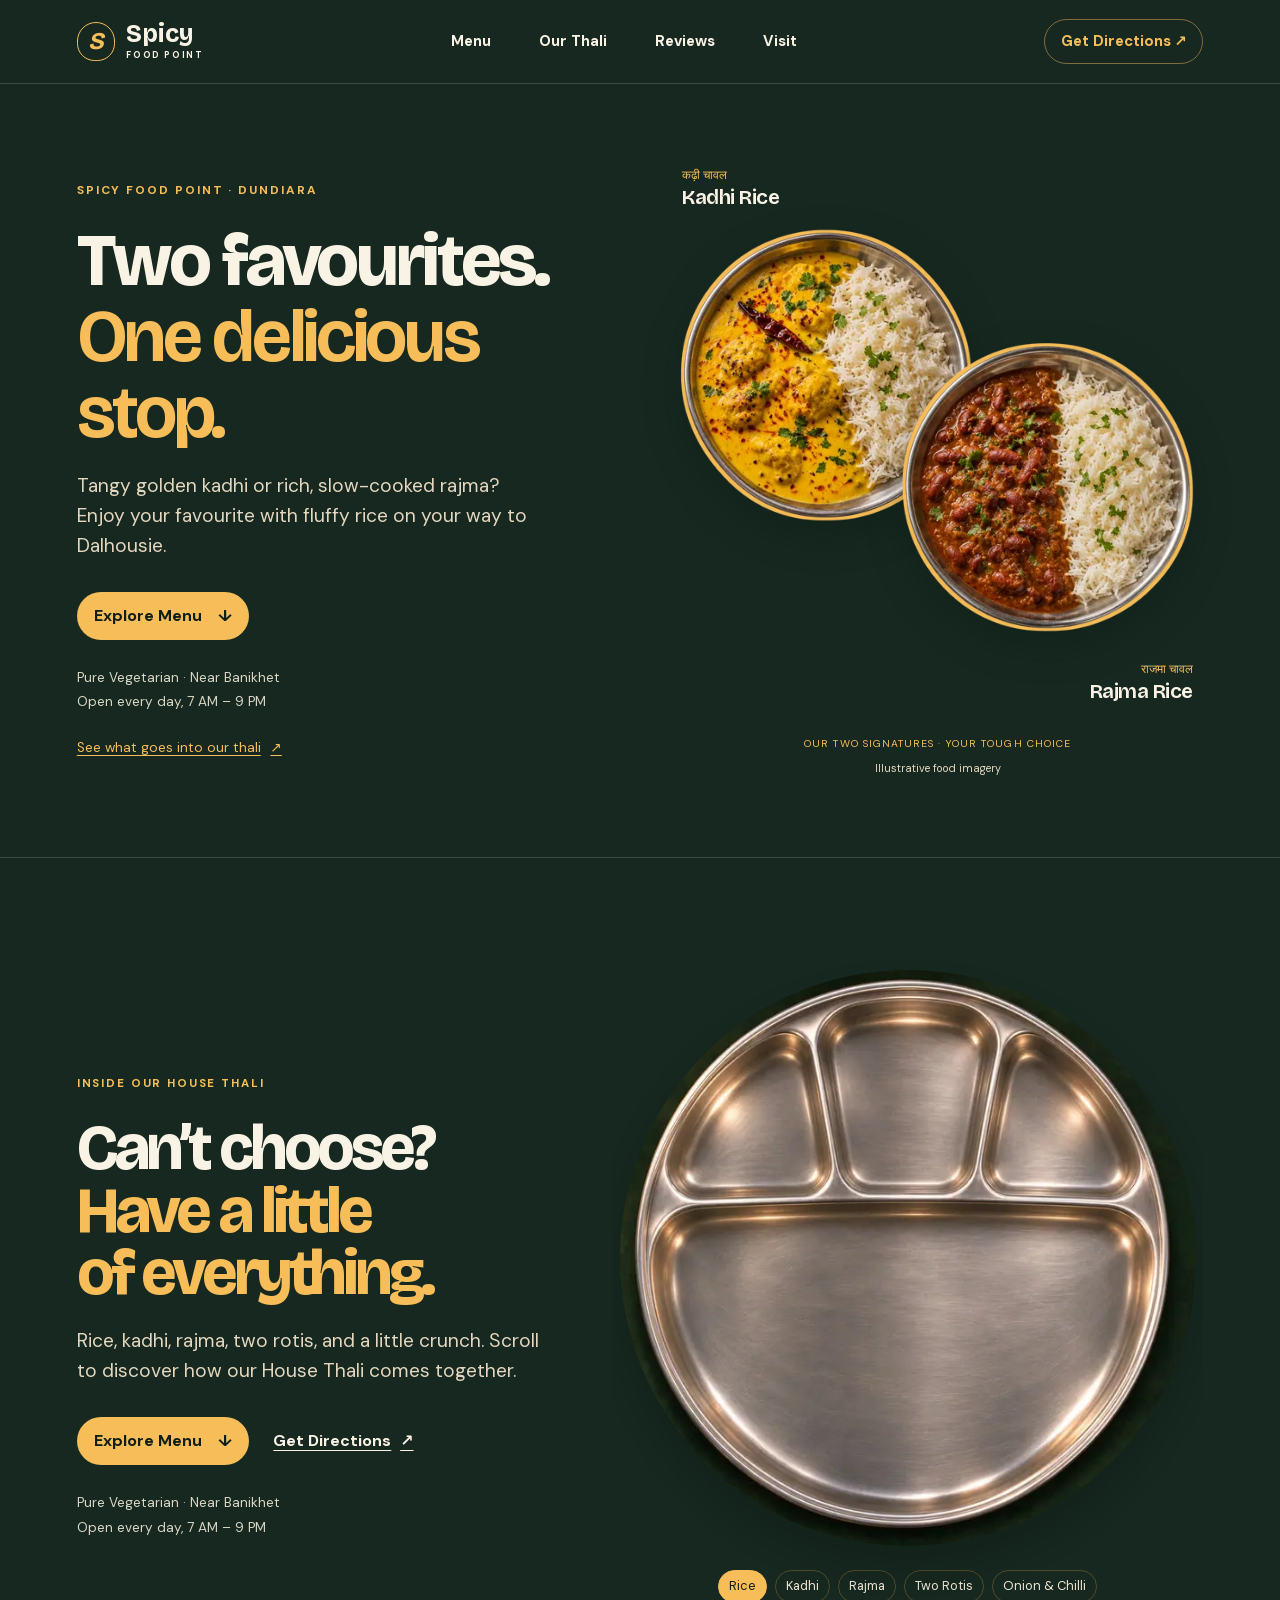
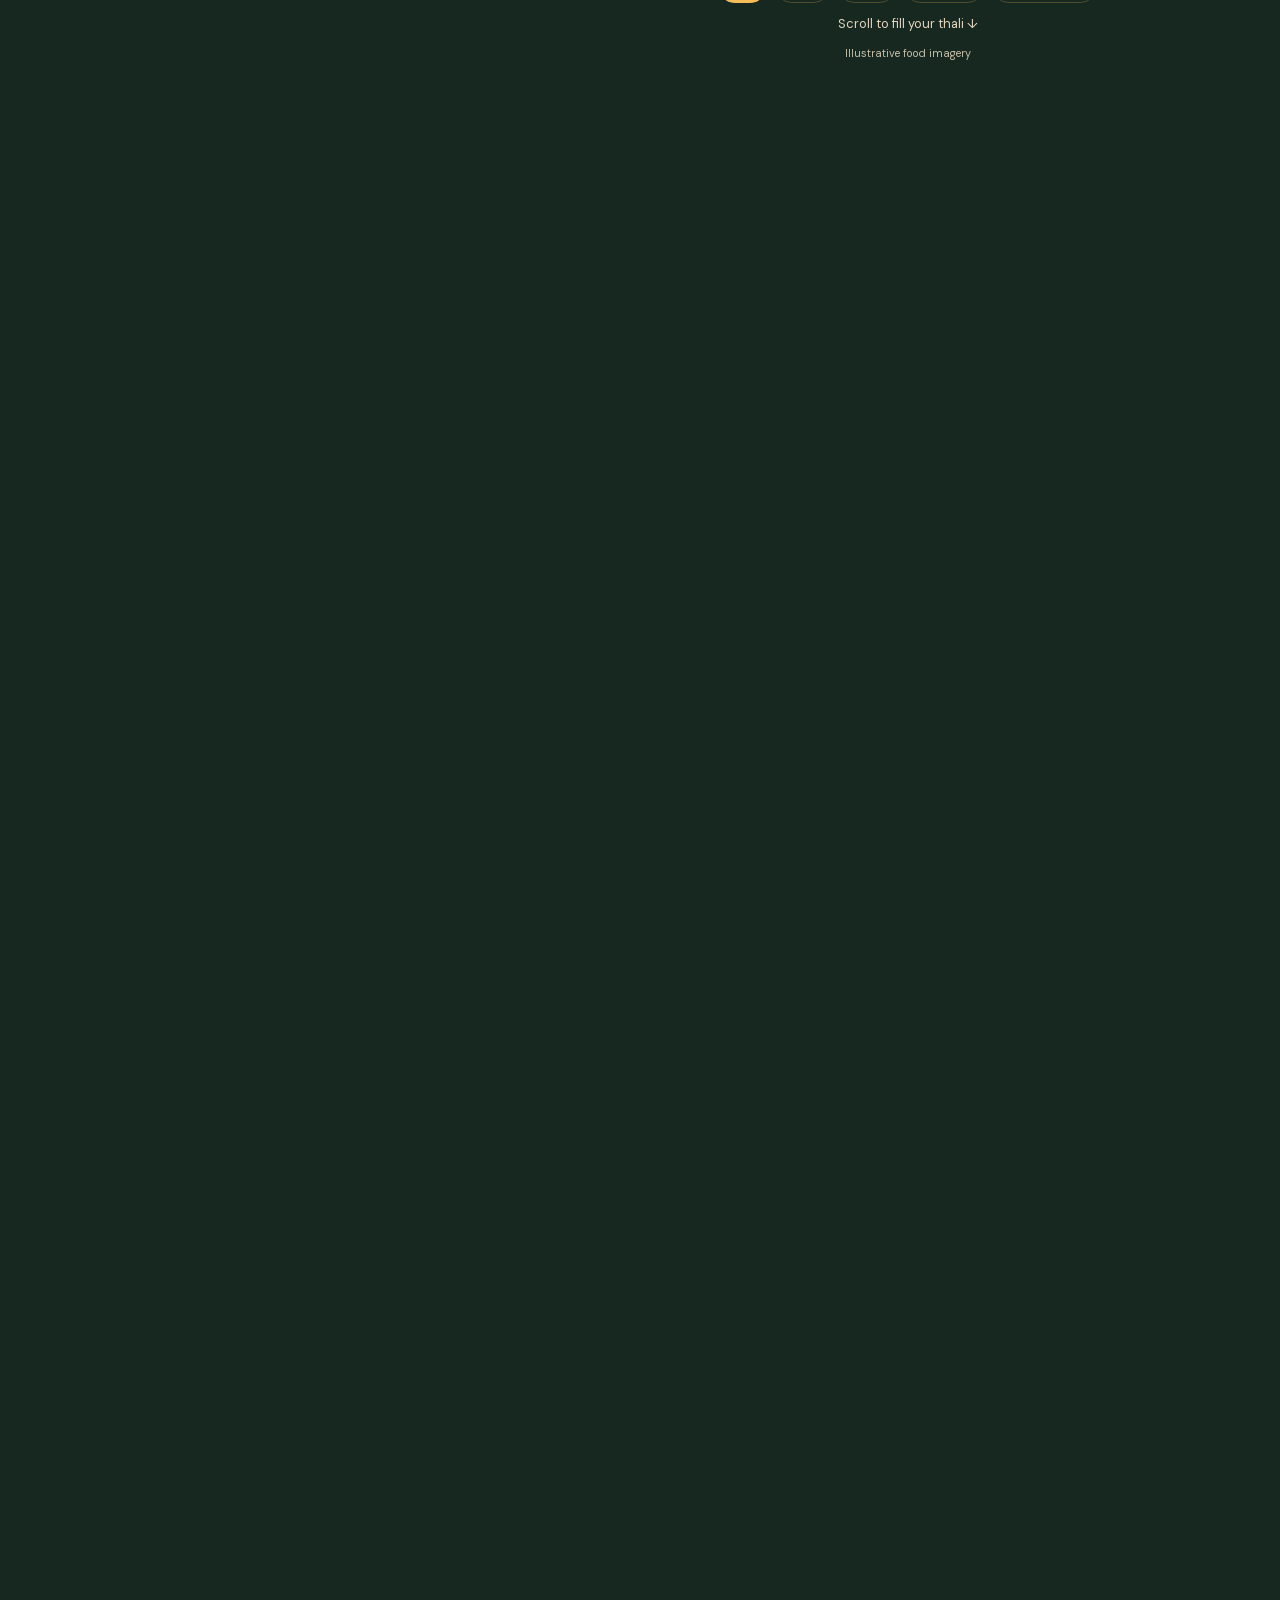
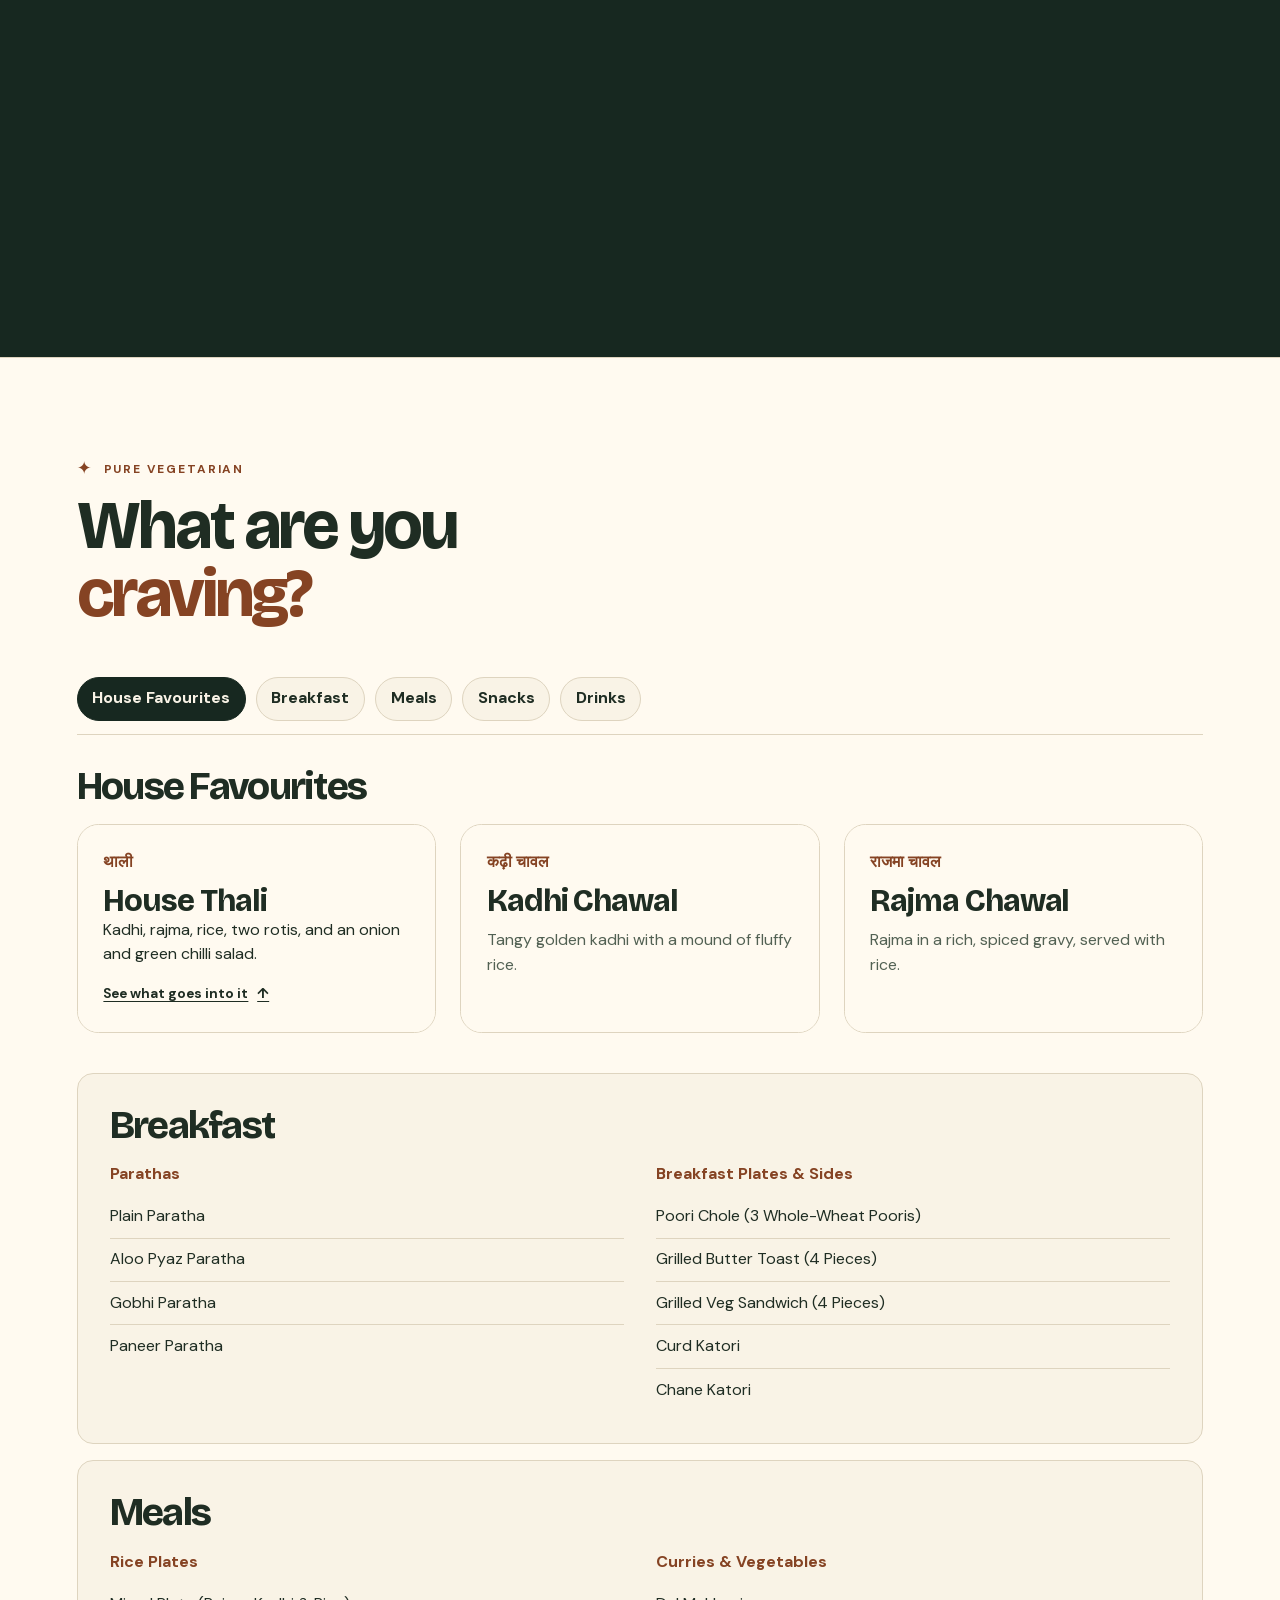
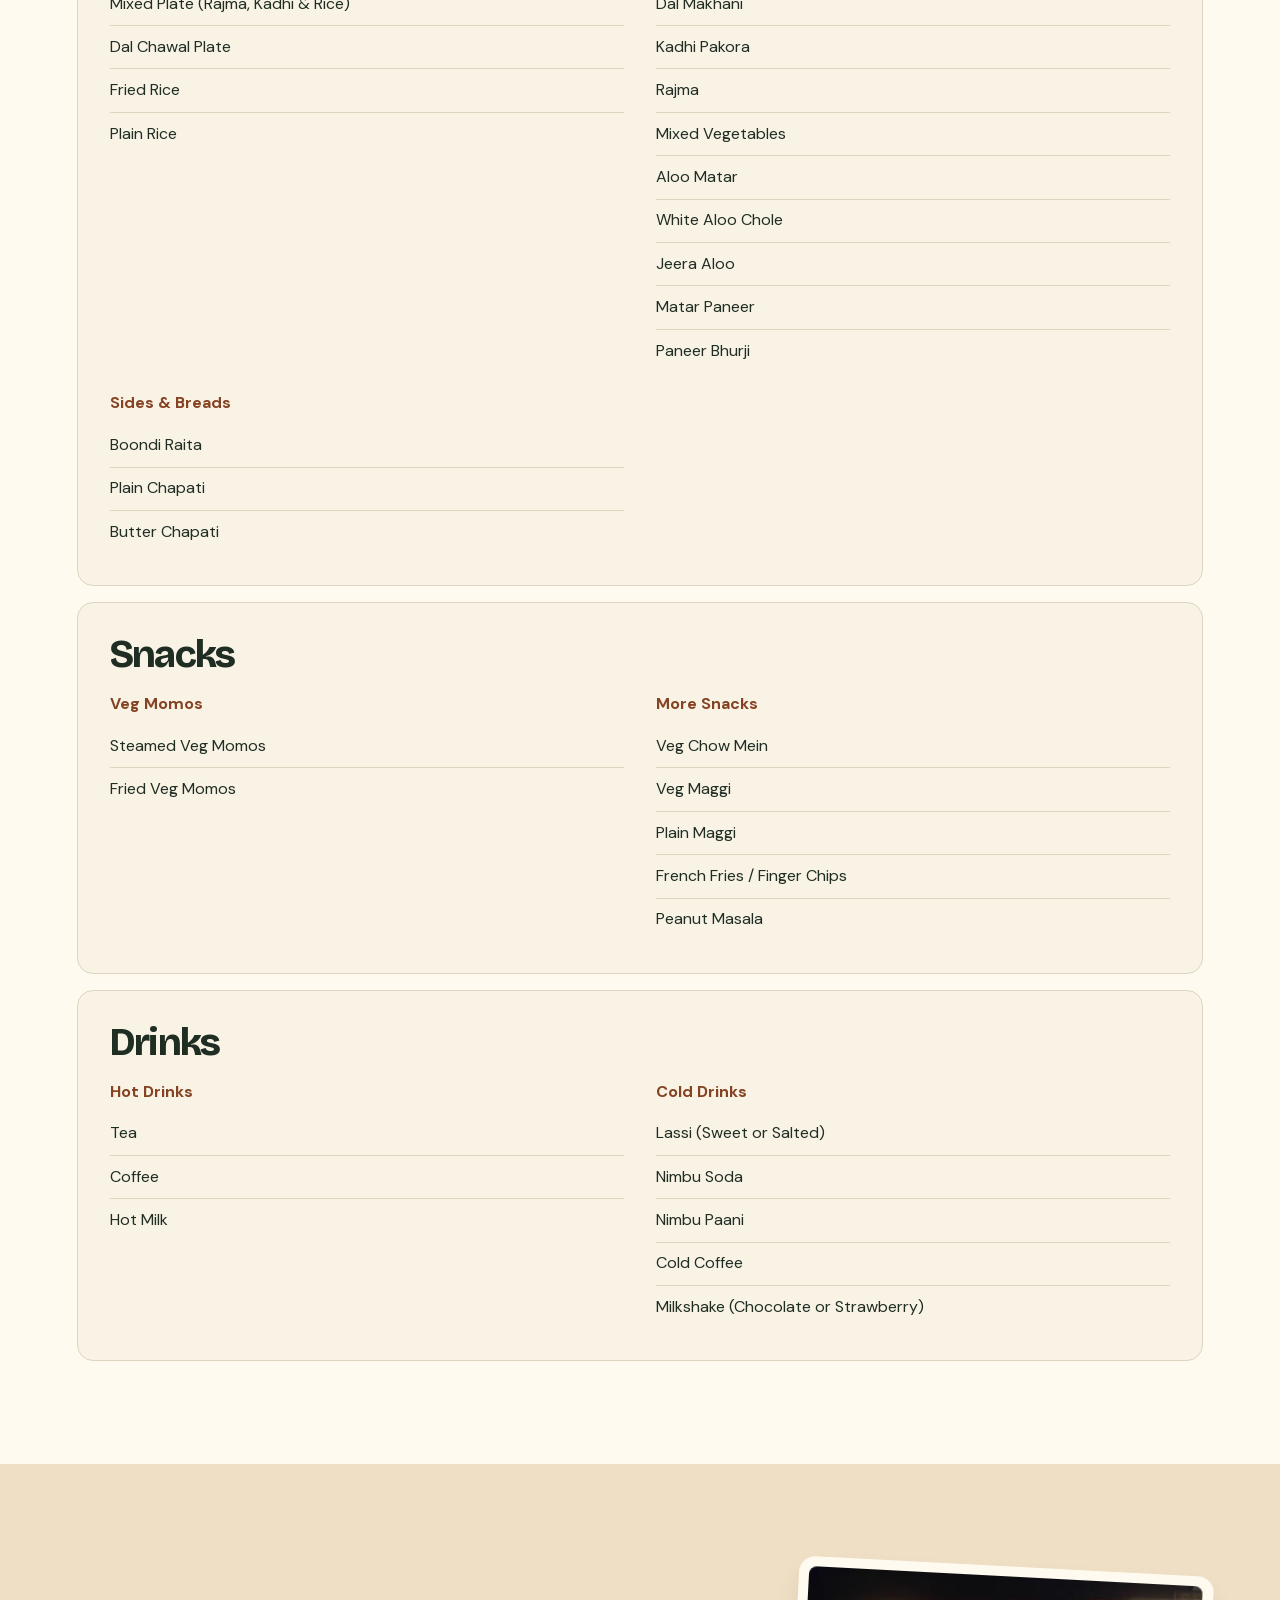
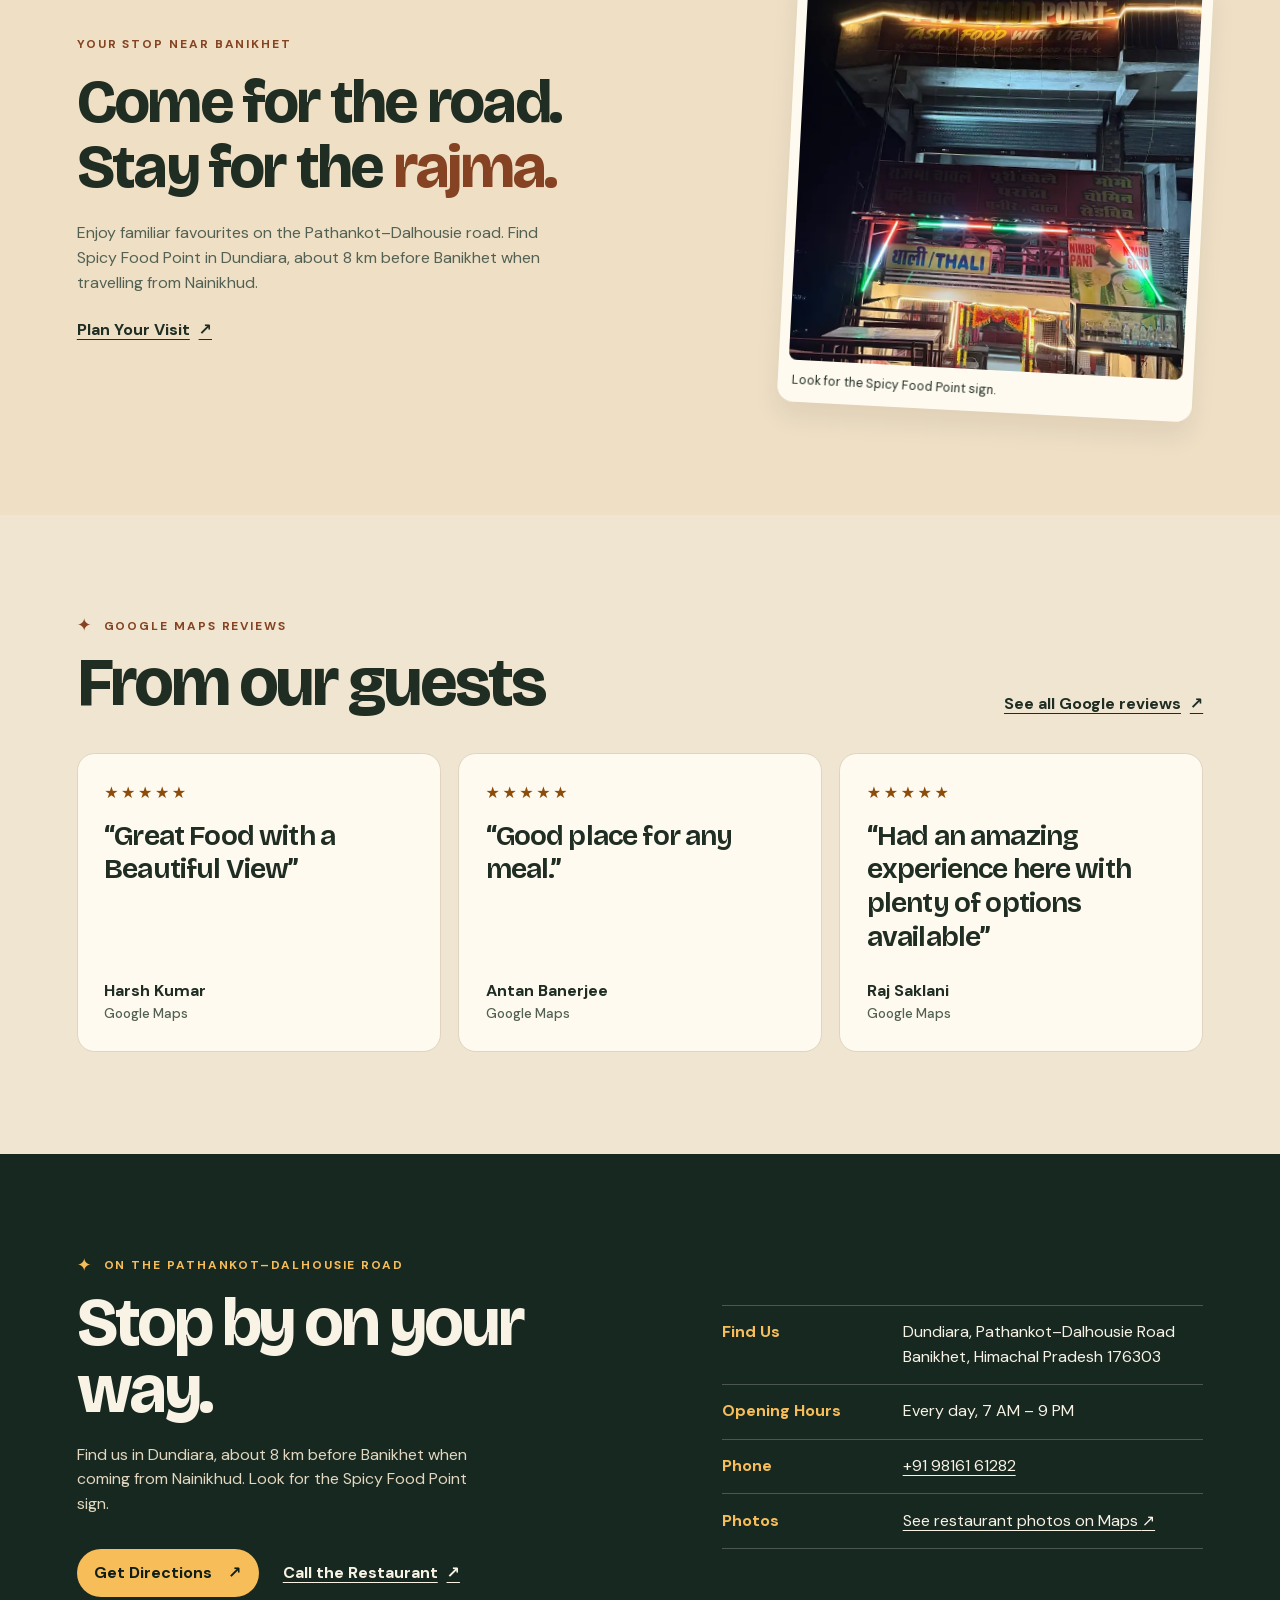
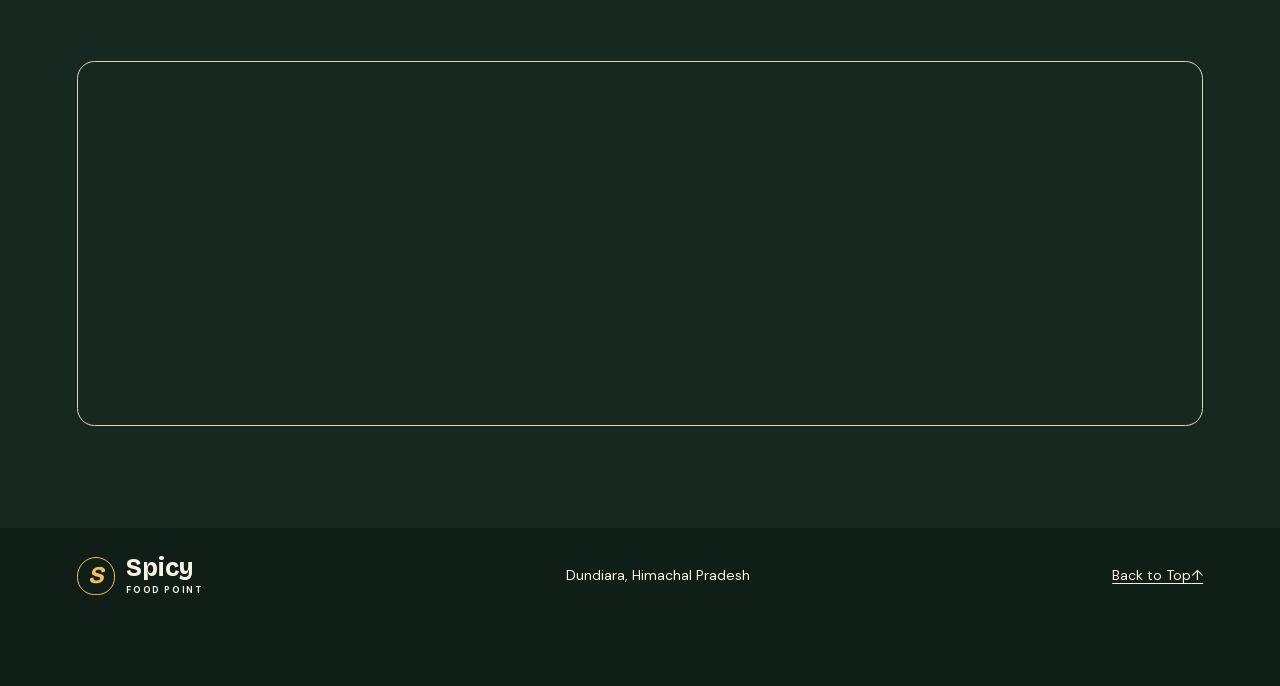
<file: index.html>
<!doctype html>
<html lang="en-IN">
<head>
  <meta charset="utf-8">
  <meta name="viewport" content="width=device-width, initial-scale=1">
  <meta name="theme-color" content="#172820">
  <meta name="description" content="Stop for kadhi rice and rajma rice at Spicy Food Point on the Pathankot–Dalhousie road near Banikhet, Himachal Pradesh.">
  <link rel="canonical" href="https://spicy-banikhet.netlify.app/">
  <meta property="og:type" content="website">
  <meta property="og:url" content="https://spicy-banikhet.netlify.app/">
  <meta property="og:image" content="https://spicy-banikhet.netlify.app/assets/storefront.jpg">
  <meta property="og:image:width" content="1126">
  <meta property="og:image:height" content="1126">
  <meta property="og:image:alt" content="The illuminated Spicy Food Point storefront in Dundiara">
  <meta name="twitter:card" content="summary">
  <meta property="og:title" content="Spicy Food Point | Kadhi &amp; Rajma Rice near Banikhet">
  <meta property="og:description" content="A vegetarian restaurant serving kadhi rice and rajma rice on the road to Dalhousie.">
  <title>Spicy Food Point | Kadhi &amp; Rajma Rice near Banikhet</title>
  <link rel="icon" href="./assets/favicon.svg" type="image/svg+xml">
  <link rel="preload" href="./assets/fonts/bricolage.woff2" as="font" type="font/woff2" crossorigin>
  <link rel="stylesheet" href="./styles.css">
</head>
<body>
  <svg class="image-filters" width="0" height="0" aria-hidden="true" focusable="false" xmlns="http://www.w3.org/2000/svg">
    <defs>
      <filter id="plate-outline" x="-15%" y="-15%" width="130%" height="130%" color-interpolation-filters="sRGB">
        <feMorphology in="SourceAlpha" operator="dilate" radius="3" result="plate-edge"/>
        <feFlood flood-color="#f6bd59" result="gold"/>
        <feComposite in="gold" in2="plate-edge" operator="in" result="gold-border"/>
        <feMerge><feMergeNode in="gold-border"/><feMergeNode in="SourceGraphic"/></feMerge>
      </filter>
    </defs>
  </svg>
  <a class="skip" href="#main">Skip to content</a>
  <header class="site-header" id="top">
    <div class="wrap nav">
      <a class="brand" href="/" aria-label="Spicy Food Point home"><span class="brand-mark" aria-hidden="true">S</span><span>Spicy<span class="brand-sub">Food Point</span></span></a>
      <nav aria-label="Main navigation">
        <a href="#menu">Menu</a>
        <a href="#our-thali">Our Thali</a>
        <a href="#reviews">Reviews</a>
        <a href="#visit">Visit</a>
      </nav>
      <a class="nav-cta" href="https://www.google.com/maps/dir/?api=1&amp;destination=32.508229%2C75.9344517">Get Directions <span aria-hidden="true">↗</span></a>
    </div>
  </header>

  <main id="main" tabindex="-1">
    <section class="hero home-hero" aria-labelledby="hero-title">
      <div class="wrap home-hero-grid">
        <div class="hero-copy">
          <p class="eyebrow">SPICY FOOD POINT · DUNDIARA</p>
          <h1 id="hero-title">Two favourites.<br><em>One delicious stop.</em></h1>
          <p class="intro">Tangy golden kadhi or rich, slow-cooked rajma? Enjoy your favourite with fluffy rice on your way to Dalhousie.</p>
          <div class="actions">
            <a class="button button-primary" href="#menu">Explore Menu <span aria-hidden="true">↓</span></a>
          </div>
          <p class="hero-practical">Pure Vegetarian · Near Banikhet<br>Open every day, 7 AM – 9 PM</p>
          <a class="thali-discover" href="#our-thali">See what goes into our thali <span aria-hidden="true">↗</span></a>
        </div>
        <div class="specialty-showcase" aria-label="Our signature rice plates">
          <figure class="specialty-plate specialty-kadhi">
            <img src="./assets/kadhi-rice-cutout-640.webp" srcset="./assets/kadhi-rice-cutout-360.webp 360w, ./assets/kadhi-rice-cutout-640.webp 640w" sizes="(max-width: 760px) 53vw, 340px" width="640" height="640" fetchpriority="high" alt="Golden kadhi served alongside fluffy white rice">
            <figcaption><span lang="hi">कढ़ी चावल</span><strong>Kadhi Rice</strong></figcaption>
          </figure>
          <figure class="specialty-plate specialty-rajma">
            <img src="./assets/rajma-rice-cutout-640.webp" srcset="./assets/rajma-rice-cutout-360.webp 360w, ./assets/rajma-rice-cutout-640.webp 640w" sizes="(max-width: 760px) 53vw, 340px" width="640" height="640" alt="Rich rajma curry served with white rice">
            <figcaption><span lang="hi">राजमा चावल</span><strong>Rajma Rice</strong></figcaption>
          </figure>
          <p class="specialty-note">OUR TWO SIGNATURES · YOUR TOUGH CHOICE<small>Illustrative food imagery</small></p>
        </div>
      </div>
    </section>

    <section class="hero plating-hero" id="our-thali" aria-labelledby="thali-title">
      <div class="wrap plating-sticky">
        <div class="hero-copy">
          <p class="eyebrow">INSIDE OUR HOUSE THALI</p>
          <h2 class="plating-title" id="thali-title">Can’t choose?<br><em>Have a little<br>of everything.</em></h2>
          <p class="intro">Rice, kadhi, rajma, two rotis, and a little crunch. Scroll to discover how our House Thali comes together.</p>
          <div class="actions">
            <a class="button button-primary" href="#menu">Explore Menu <span aria-hidden="true">↓</span></a>
            <a class="text-link" href="#visit">Get Directions <span aria-hidden="true">↗</span></a>
          </div>
          <p class="hero-practical">Pure Vegetarian · Near Banikhet<br>Open every day, 7 AM – 9 PM</p>
        </div>
        <div class="plating-visual">
          <div class="plate-canvas" role="img" aria-label="Rice, kadhi, rajma, two rotis, and onion and green chilli salad settle into a round House Thali as you scroll.">
            <img class="plate-base" src="./assets/empty-thali-640.webp" srcset="./assets/empty-thali-360.webp 360w, ./assets/empty-thali-640.webp 640w" sizes="(max-width: 760px) 36vh, 600px" decoding="async" loading="lazy" alt="" width="1000" height="1000">
            <img class="food-layer layer-rice" data-start="0.01" data-end="0.195" src="./assets/food-rice.webp" decoding="async" loading="lazy" alt="" width="318" height="400">
            <img class="food-layer layer-kadhi" data-start="0.195" data-end="0.38" src="./assets/food-kadhi.webp" decoding="async" loading="lazy" alt="" width="259" height="260">
            <img class="food-layer layer-rajma" data-start="0.38" data-end="0.565" src="./assets/food-rajma.webp" decoding="async" loading="lazy" alt="" width="224" height="260">
            <img class="food-layer layer-roti" data-start="0.565" data-end="0.75" src="./assets/food-roti.webp" decoding="async" loading="lazy" alt="" width="400" height="360">
            <img class="food-layer layer-salad" data-start="0.75" data-end="0.935" src="./assets/food-salad.webp" decoding="async" loading="lazy" alt="" width="227" height="240">
          </div>
          <ol class="plating-steps" aria-label="House Thali ingredients">
            <li>Rice</li><li>Kadhi</li><li>Rajma</li><li>Two Rotis</li><li>Onion &amp; Chilli</li>
          </ol>
          <p class="plating-hint">Scroll to fill your thali <span aria-hidden="true">↓</span></p>
          <p class="plating-note">Illustrative food imagery</p>
        </div>
      </div>
    </section>

    <section class="section menu" id="menu" aria-labelledby="menu-title">
      <div class="wrap">
        <div class="section-head">
          <div><p class="eyebrow"><span aria-hidden="true">✦</span> PURE VEGETARIAN</p><h2 id="menu-title">What are you<br><em>craving?</em></h2></div>
        </div>
        <nav class="menu-nav" aria-label="Menu categories">
          <a href="#specialities">House Favourites</a>
          <a href="#breakfast">Breakfast</a>
          <a href="#meals">Meals</a>
          <a href="#snacks">Snacks</a>
          <a href="#drinks">Drinks</a>
        </nav>
        <section class="menu-featured" id="specialities" aria-labelledby="specialities-title">
          <h3 id="specialities-title">House Favourites</h3>
          <div class="dish-grid">
            <article class="dish">
              <div class="dish-info">
                <p class="dish-name" lang="hi">थाली</p>
                <div class="dish-heading"><h4>House Thali</h4></div>
                <p>Kadhi, rajma, rice, two rotis, and an onion and green chilli salad.</p>
                <a class="text-link dish-link" href="#our-thali">See what goes into it <span aria-hidden="true">↑</span></a>
              </div>
            </article>
            <article class="dish">
              <div class="dish-info"><p class="dish-name" lang="hi">कढ़ी चावल</p><div class="dish-heading"><h4>Kadhi Chawal</h4></div><p>Tangy golden kadhi with a mound of fluffy rice.</p></div>
            </article>
            <article class="dish">
              <div class="dish-info"><p class="dish-name" lang="hi">राजमा चावल</p><div class="dish-heading"><h4>Rajma Chawal</h4></div><p>Rajma in a rich, spiced gravy, served with rice.</p></div>
            </article>
          </div>
        </section>
        <div class="menu-grid">
          <section class="menu-group" id="breakfast" aria-labelledby="breakfast-title">
            <h3 id="breakfast-title">Breakfast</h3>
            <div class="menu-columns">
              <div class="menu-subgroup">
                <h4>Parathas</h4>
                <ul class="menu-items">
<li>Plain Paratha</li>
                  <li>Aloo Pyaz Paratha</li>
                  <li>Gobhi Paratha</li>
                  <li>Paneer Paratha</li>
                </ul>
              </div>
              <div class="menu-subgroup">
                <h4>Breakfast Plates &amp; Sides</h4>
                <ul class="menu-items">
<li>Poori Chole (3 Whole-Wheat Pooris)</li>
                  <li>Grilled Butter Toast (4 Pieces)</li>
                  <li>Grilled Veg Sandwich (4 Pieces)</li>
                  <li>Curd Katori</li>
                  <li>Chane Katori</li>
                </ul>
              </div>
            </div>
          </section>
          <section class="menu-group" id="meals" aria-labelledby="meals-title">
            <h3 id="meals-title">Meals</h3>
            <div class="menu-columns">
              <div class="menu-subgroup">
                <h4>Rice Plates</h4>
                <ul class="menu-items">
<li id="mixed-plate">Mixed Plate (Rajma, Kadhi &amp; Rice)</li>
                  <li>Dal Chawal Plate</li>
                  <li>Fried Rice</li>
                  <li>Plain Rice</li>
                </ul>
              </div>
              <div class="menu-subgroup">
                <h4>Curries &amp; Vegetables</h4>
                <ul class="menu-items">
<li>Dal Makhani</li>
                  <li>Kadhi Pakora</li>
                  <li>Rajma</li>
                  <li>Mixed Vegetables</li>
                  <li>Aloo Matar</li>
                  <li>White Aloo Chole</li>
                  <li>Jeera Aloo</li>
                  <li>Matar Paneer</li>
                  <li>Paneer Bhurji</li>
                </ul>
              </div>
              <div class="menu-subgroup">
                <h4>Sides &amp; Breads</h4>
                <ul class="menu-items">
<li>Boondi Raita</li>
                  <li>Plain Chapati</li>
                  <li>Butter Chapati</li>
                </ul>
              </div>
            </div>
          </section>
          <section class="menu-group" id="snacks" aria-labelledby="snacks-title">
            <h3 id="snacks-title">Snacks</h3>
            <div class="menu-columns">
              <div class="menu-subgroup">
                <h4>Veg Momos</h4>
                <ul class="menu-items">
<li>Steamed Veg Momos</li>
                  <li>Fried Veg Momos</li>
                </ul>
              </div>
              <div class="menu-subgroup">
                <h4>More Snacks</h4>
                <ul class="menu-items">
<li>Veg Chow Mein</li>
                  <li>Veg Maggi</li>
                  <li>Plain Maggi</li>
                  <li>French Fries / Finger Chips</li>
                  <li>Peanut Masala</li>
                </ul>
              </div>
            </div>
          </section>
          <section class="menu-group" id="drinks" aria-labelledby="drinks-title">
            <h3 id="drinks-title">Drinks</h3>
            <div class="menu-columns">
              <div class="menu-subgroup">
                <h4>Hot Drinks</h4>
                <ul class="menu-items">
<li>Tea</li>
                  <li>Coffee</li>
                  <li>Hot Milk</li>
                </ul>
              </div>
              <div class="menu-subgroup">
                <h4>Cold Drinks</h4>
                <ul class="menu-items">
<li>Lassi (Sweet or Salted)</li>
                  <li>Nimbu Soda</li>
                  <li>Nimbu Paani</li>
                  <li>Cold Coffee</li>
                  <li>Milkshake (Chocolate or Strawberry)</li>
                </ul>
              </div>
            </div>
          </section>
        </div>
      </div>
    </section>

    <section class="section story" aria-labelledby="story-title">
      <div class="wrap story-grid">
        <div>
          <p class="eyebrow">YOUR STOP NEAR BANIKHET</p>
          <h2 id="story-title">Come for the road.<br>Stay for the <em>rajma.</em></h2>
          <p>Enjoy familiar favourites on the Pathankot–Dalhousie road. Find Spicy Food Point in Dundiara, about 8 km before Banikhet when travelling from Nainikhud.</p>
          <a class="text-link" href="#visit">Plan Your Visit <span aria-hidden="true">↗</span></a>
        </div>
        <figure class="story-photo">
          <img src="./assets/storefront-640.webp" srcset="./assets/storefront-360.webp 360w, ./assets/storefront-640.webp 640w" sizes="(max-width: 760px) 90vw, 400px" decoding="async" alt="The illuminated Spicy Food Point sign above the restaurant entrance in Dundiara" width="1126" height="1126" loading="lazy">
          <figcaption>Look for the Spicy Food Point sign.</figcaption>
        </figure>
      </div>
    </section>

    <section class="reviews section" id="reviews" aria-labelledby="reviews-title">
      <div class="wrap">
        <div class="section-head">
          <div><p class="eyebrow"><span aria-hidden="true">✦</span> GOOGLE MAPS REVIEWS</p><h2 id="reviews-title">From our guests</h2></div>
          <a class="text-link" href="https://www.google.com/maps?cid=849003724971903692">See all Google reviews <span aria-hidden="true">↗</span></a>
        </div>
        <div class="review-grid">
          <figure class="review">
            <div class="stars" role="img" aria-label="5 out of 5 stars">★★★★★</div>
            <blockquote>“Great Food with a Beautiful View”</blockquote>
            <figcaption>Harsh Kumar <span>Google Maps</span></figcaption>
          </figure>
          <figure class="review">
            <div class="stars" role="img" aria-label="5 out of 5 stars">★★★★★</div>
            <blockquote>“Good place for any meal.”</blockquote>
            <figcaption>Antan Banerjee <span>Google Maps</span></figcaption>
          </figure>
          <figure class="review">
            <div class="stars" role="img" aria-label="5 out of 5 stars">★★★★★</div>
            <blockquote>“Had an amazing experience here with plenty of options available”</blockquote>
            <figcaption>Raj Saklani <span>Google Maps</span></figcaption>
          </figure>
        </div>
      </div>
    </section>

    <section class="visit section" id="visit" aria-labelledby="visit-title">
      <div class="wrap visit-grid">
        <div class="visit-intro">
          <p class="eyebrow"><span aria-hidden="true">✦</span> ON THE PATHANKOT–DALHOUSIE ROAD</p>
          <h2 id="visit-title">Stop by on your way.</h2>
          <p>Find us in Dundiara, about 8 km before Banikhet when coming from Nainikhud. Look for the Spicy Food Point sign.</p>
          <div class="actions">
            <a class="button button-primary" href="https://www.google.com/maps/dir/?api=1&amp;destination=32.508229%2C75.9344517">Get Directions <span aria-hidden="true">↗</span></a>
            <a class="text-link" href="tel:+919816161282">Call the Restaurant <span aria-hidden="true">↗</span></a>
          </div>
        </div>
        <dl class="visit-details">
          <div><dt>Find Us</dt><dd>Dundiara, Pathankot–Dalhousie Road<br>Banikhet, Himachal Pradesh 176303</dd></div>
          <div><dt>Opening Hours</dt><dd>Every day, 7 AM – 9 PM</dd></div>
          <div><dt>Phone</dt><dd><a href="tel:+919816161282">+91 98161 61282</a></dd></div>
          <div><dt>Photos</dt><dd><a href="https://www.google.com/maps?cid=849003724971903692">See restaurant photos on Maps <span aria-hidden="true">↗</span></a></dd></div>
        </dl>
      </div>
      <div class="wrap map-wrap">
        <iframe class="map" title="Map of Spicy Food Point near Banikhet" src="https://www.google.com/maps?cid=849003724971903692&amp;output=embed" loading="lazy" referrerpolicy="no-referrer-when-downgrade" allowfullscreen></iframe>
      </div>
    </section>
  </main>
  <footer>
    <div class="wrap footer-inner">
      <a class="brand" href="/" aria-label="Spicy Food Point home"><span class="brand-mark" aria-hidden="true">S</span><span>Spicy<span class="brand-sub">Food Point</span></span></a>
      <span>Dundiara, Himachal Pradesh</span>
      <a href="#top">Back to Top <span aria-hidden="true">↑</span></a>
    </div>
  </footer>
  <script src="./script.js" defer></script>
</body>
</html>
</file>
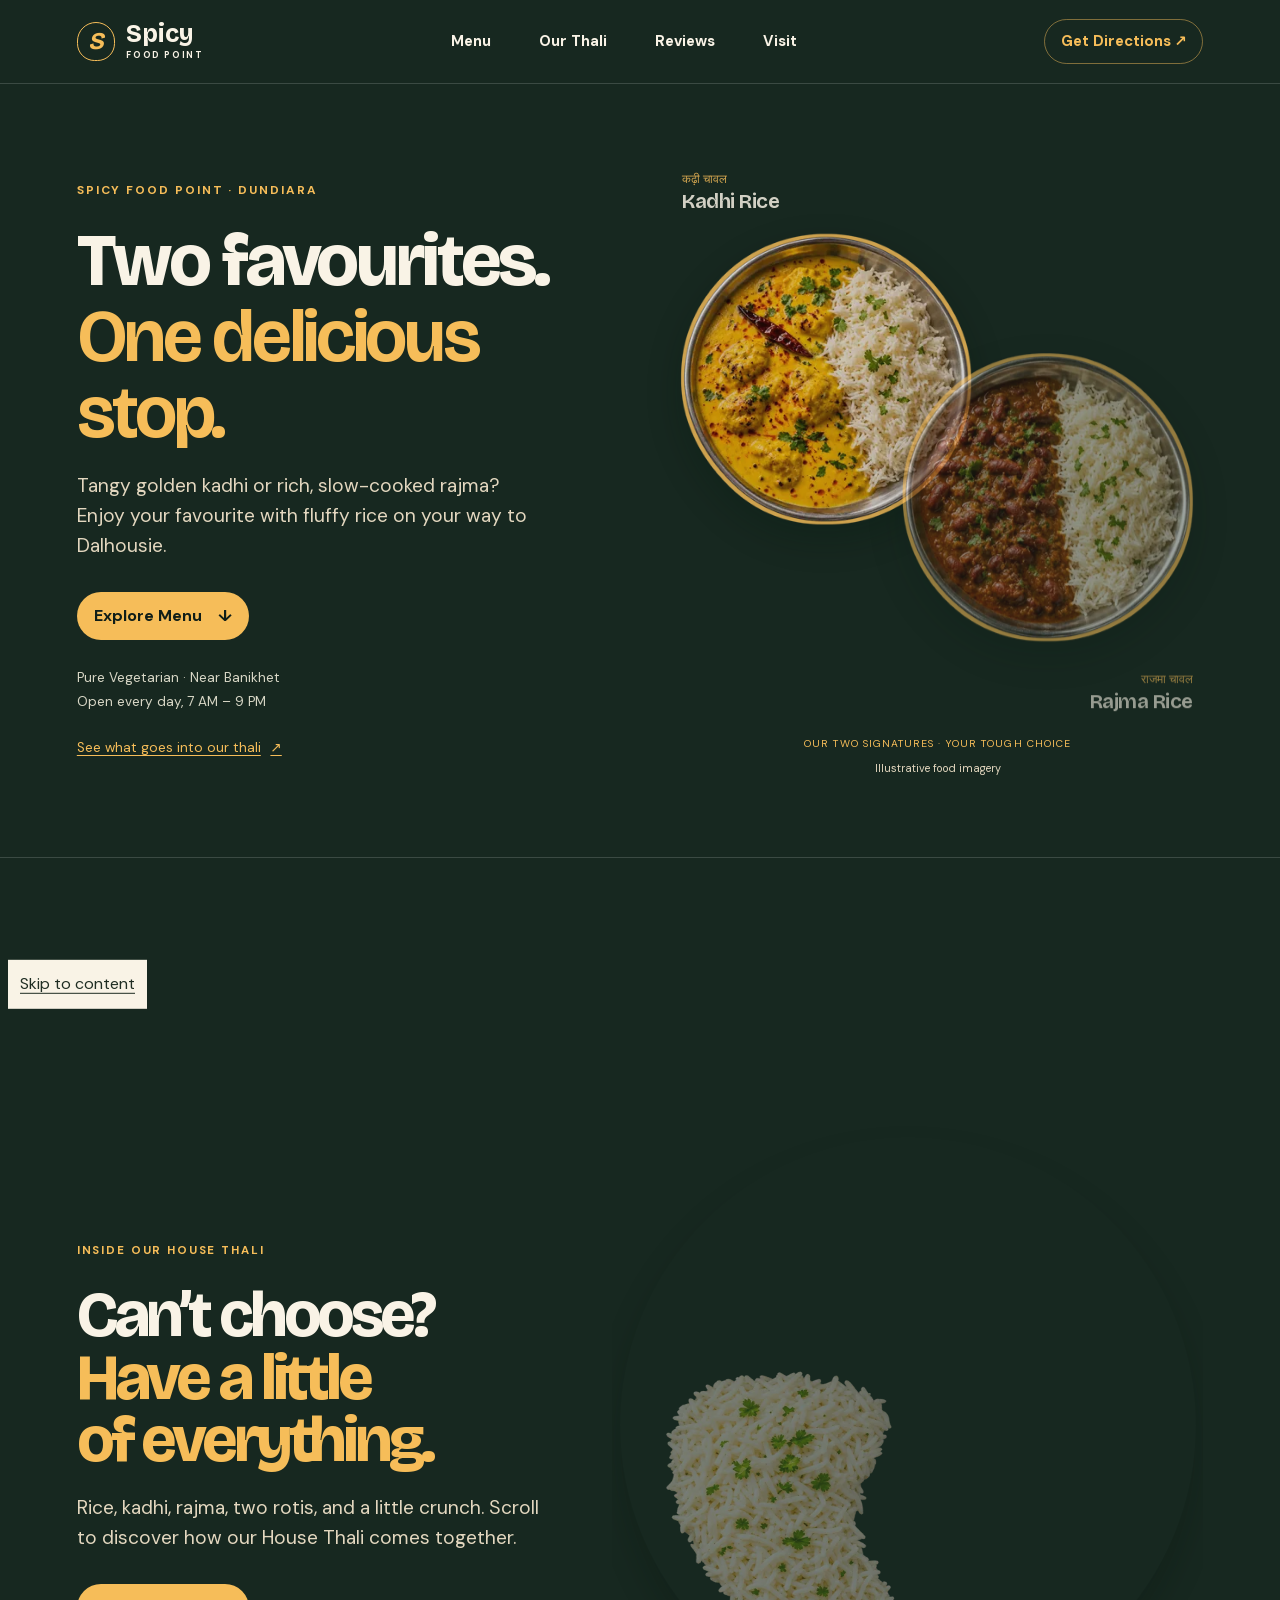
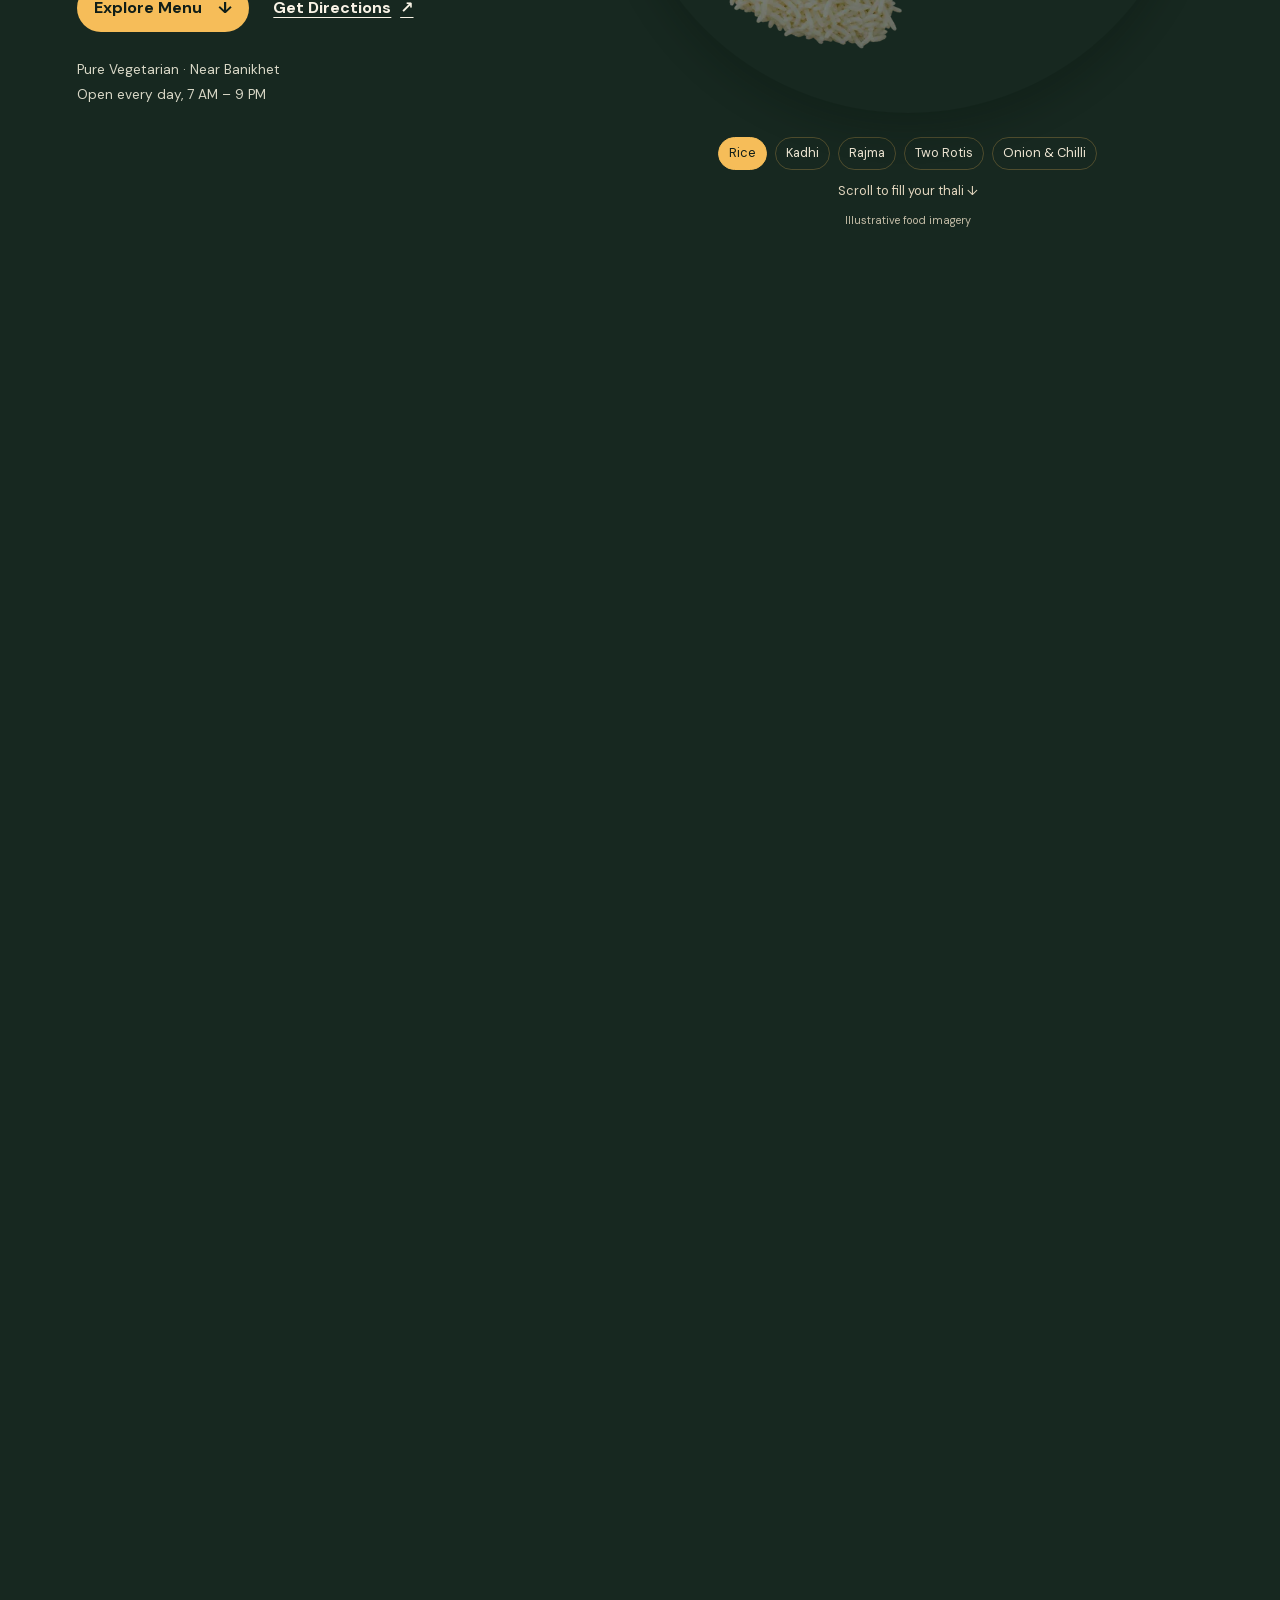
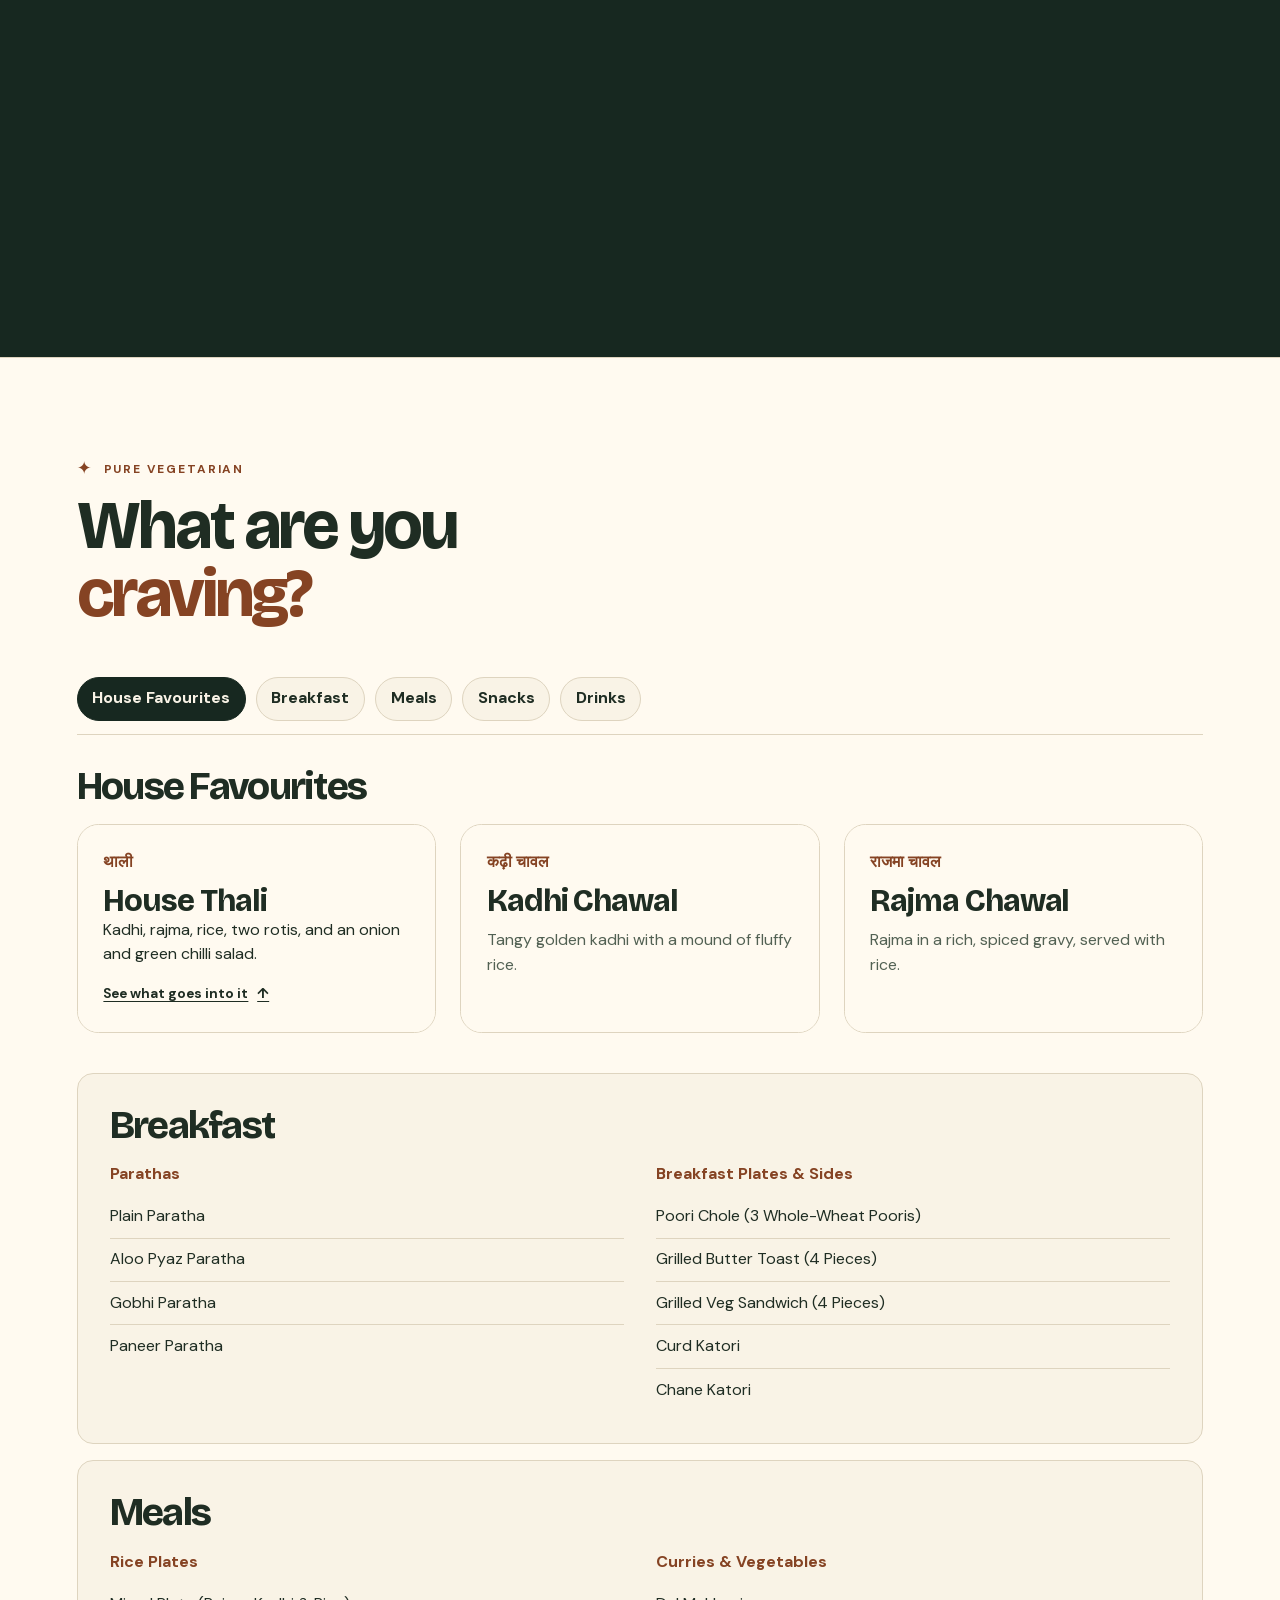
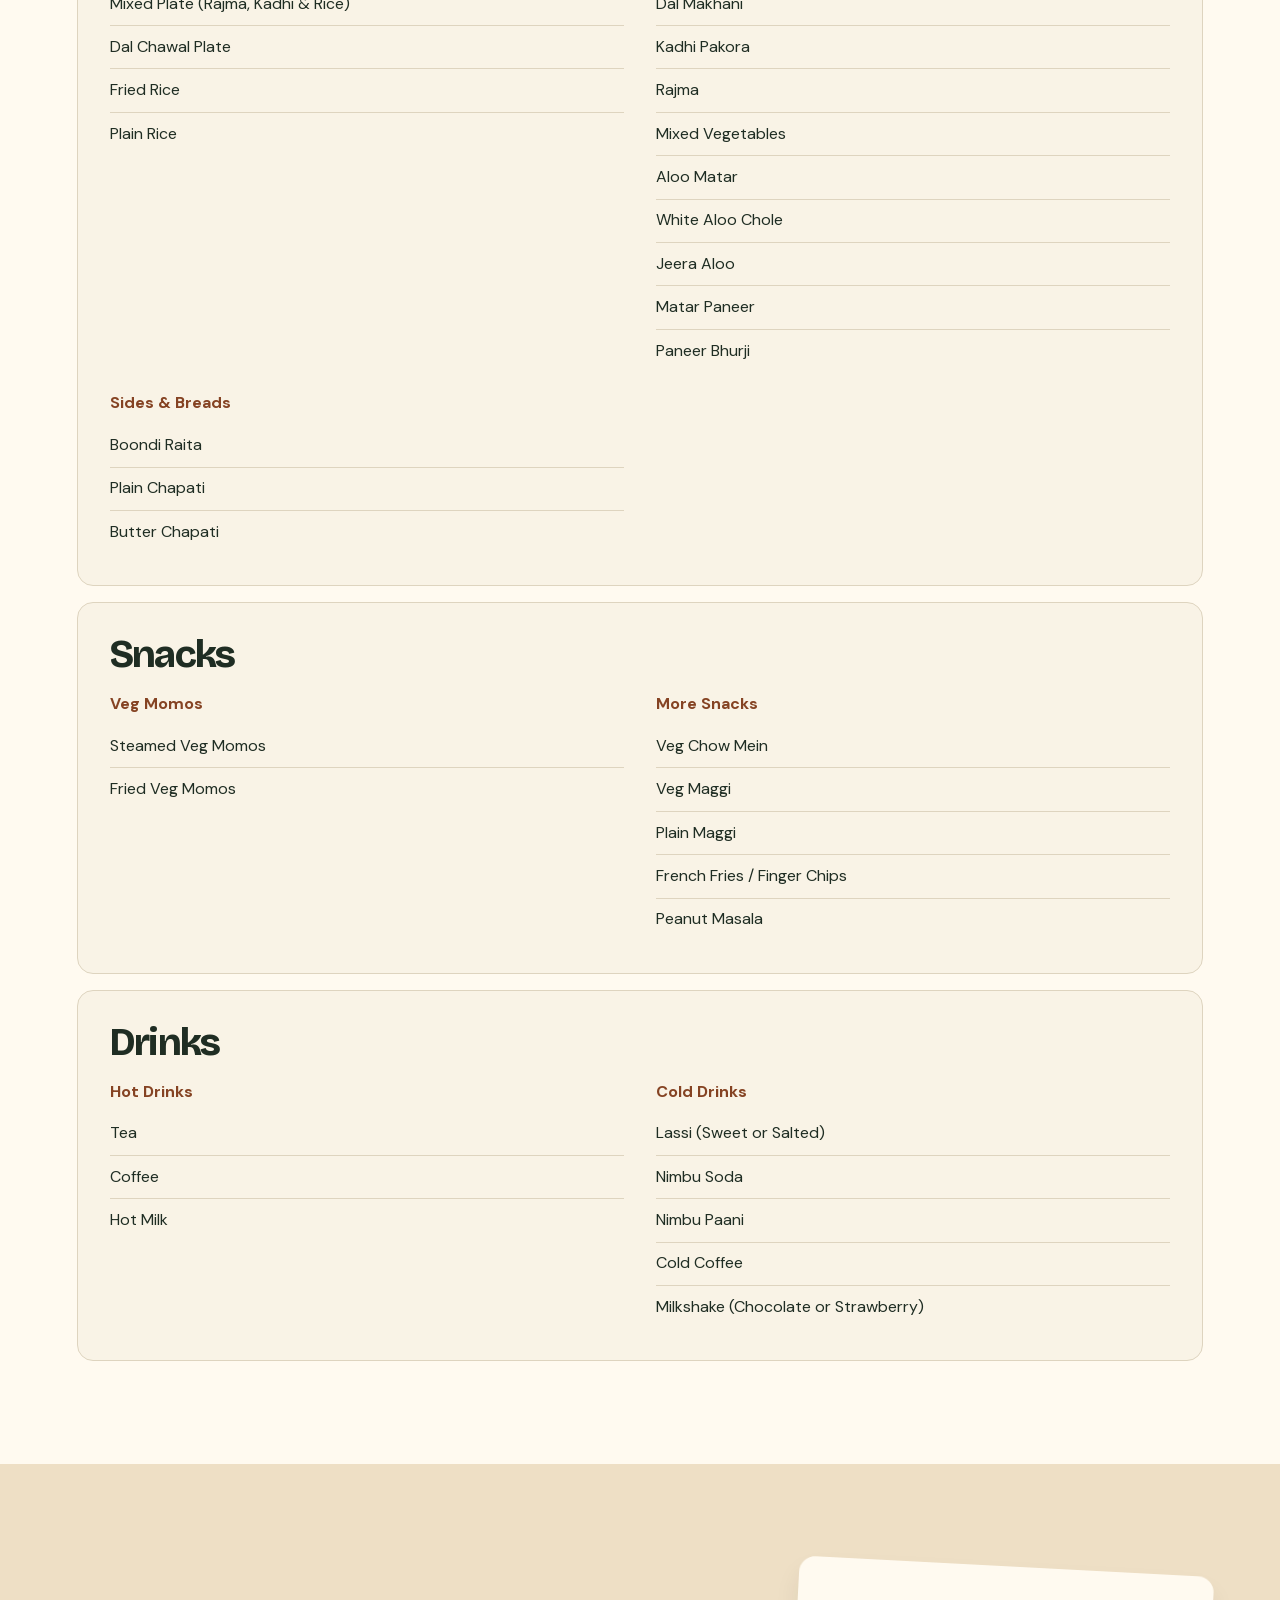
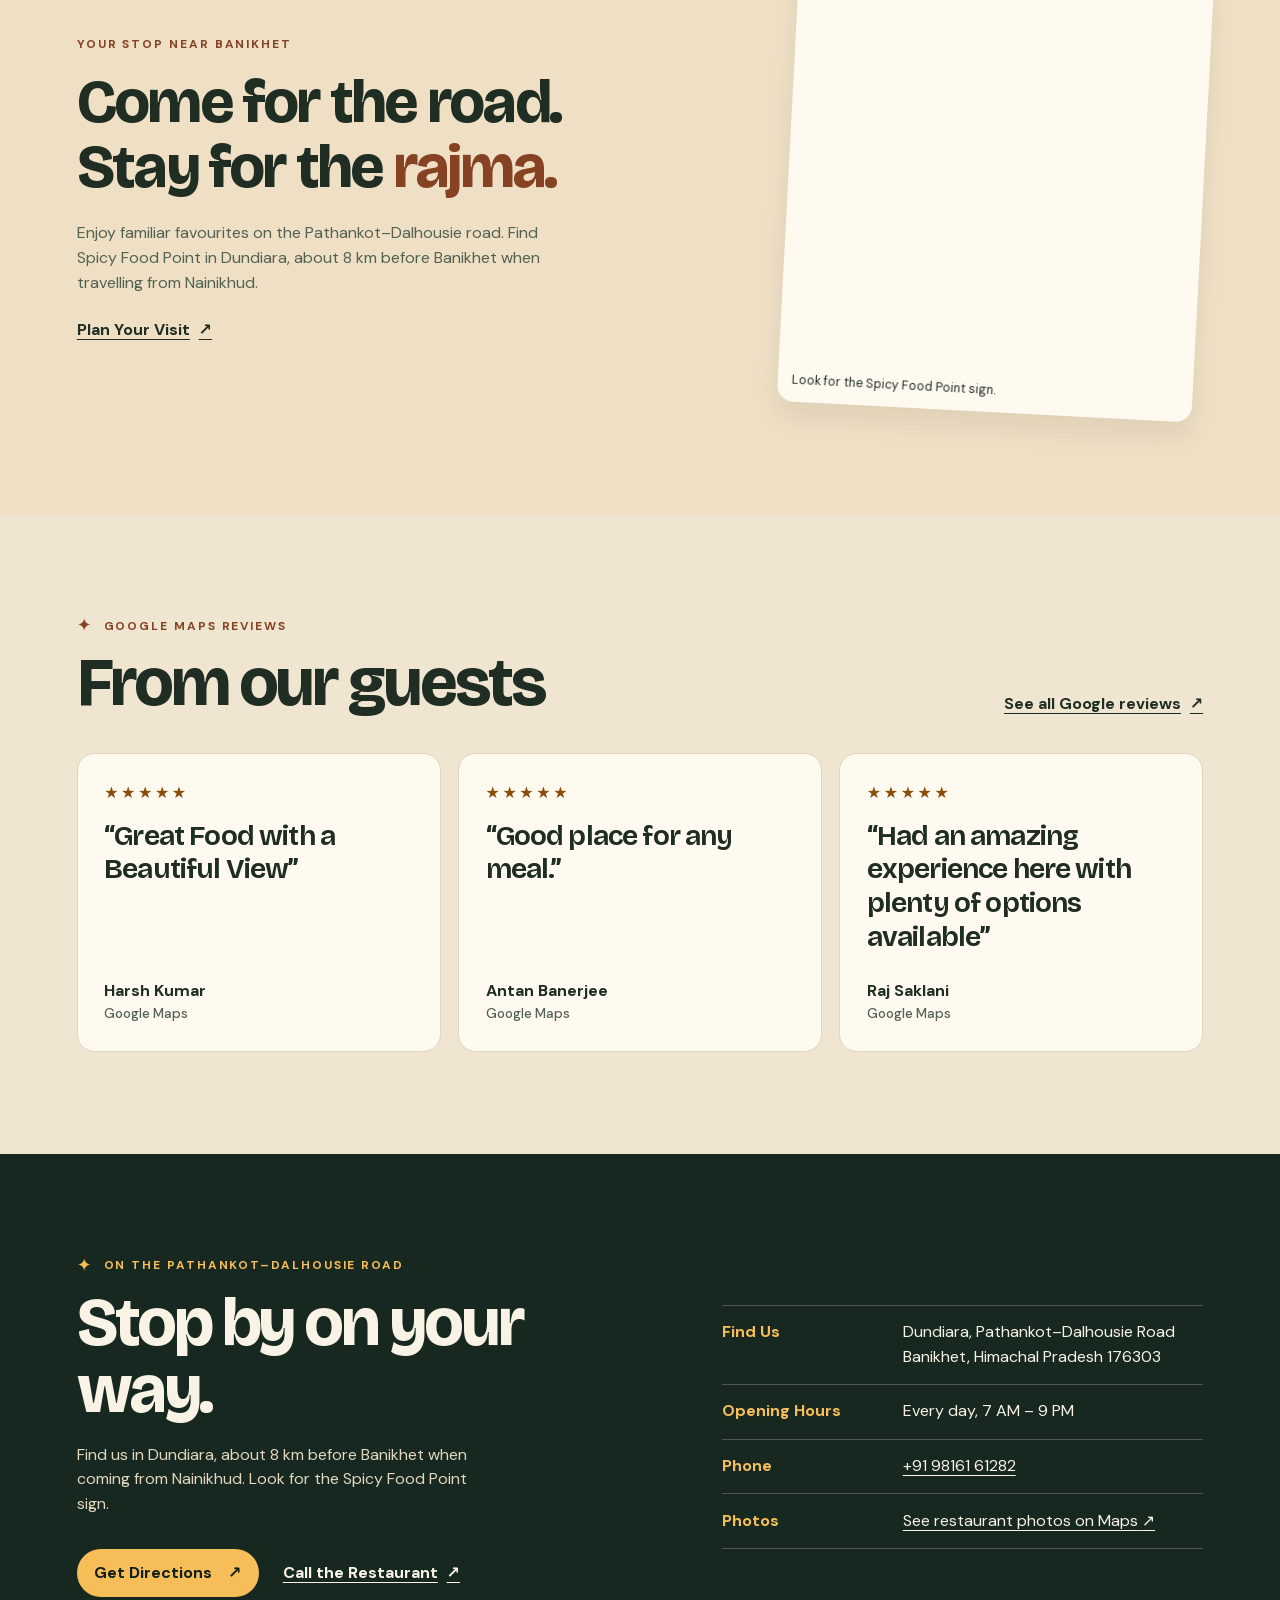
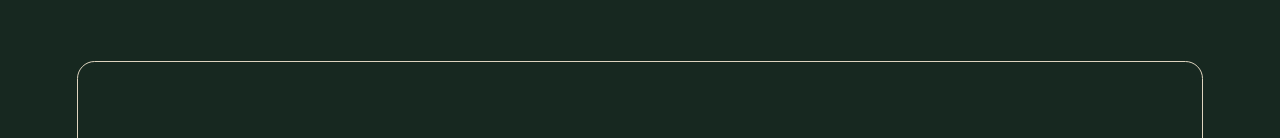
<file: our-thali.html>
<!doctype html>
<html lang="en-IN">
<head>
  <meta charset="utf-8">
  <meta name="viewport" content="width=device-width, initial-scale=1">
  <meta http-equiv="refresh" content="0;url=./index.html#our-thali">
  <link rel="canonical" href="https://spicy-banikhet.netlify.app/">
  <title>Our Thali | Spicy Food Point</title>
</head>
<body>
  <p><a href="./index.html#our-thali">Explore our thali on the homepage.</a></p>
</body>
</html>
</file>
<file: styles.css>
@font-face { font-family: "Bricolage Grotesque"; font-style: normal; font-weight: 650 750; font-display: swap; src: url("./assets/fonts/bricolage.woff2") format("woff2"); }
@font-face { font-family: "DM Sans"; font-style: normal; font-weight: 400 700; font-display: swap; src: url("./assets/fonts/dm-sans.woff2") format("woff2"); }
:root {
  color-scheme: light;
  --paper: #f9f3e6;
  --surface: #fffaf0;
  --soft: #efe5d1;
  --ink: #1f2d23;
  --muted: #526153;
  --accent: #854323;
  --accent-dark: #6c351b;
  --rule: #ded4bf;
  --deep-green: #101e18;
  --forest: #172820;
  --gold: #f6bd59;
  --display: "Bricolage Grotesque", system-ui, sans-serif;
  --body: "DM Sans", system-ui, sans-serif;
}
* { box-sizing: border-box; }
html { scroll-behavior: smooth; }
body { margin: 0; background: var(--paper); color: var(--ink); font: 16px/1.55 var(--body); }
img { display: block; width: 100%; height: auto; }
figure, blockquote, dl, dd { margin: 0; }
h1, h2, h3, h4, p { margin: 0; }
a { color: inherit; text-underline-offset: .22em; }
a:focus-visible { outline: 3px solid #b55d2e; outline-offset: 5px; }
.wrap { width: min(88%, 1200px); margin-inline: auto; }
.skip { position: fixed; top: .5rem; left: .5rem; padding: .75rem; z-index: 2; background: var(--paper); transform: translateY(-150%); }
.skip:focus { transform: none; }
.site-header { color: var(--paper); background: var(--forest); border-bottom: 1px solid #ffffff28; }
.nav { min-height: 83px; display: flex; align-items: center; justify-content: space-between; gap: 1.4rem; }
.brand { display: inline-flex; align-items: center; gap: .7rem; text-decoration: none; font: 750 1.55rem/.96 var(--display); }
.brand-mark { display: grid; place-items: center; inline-size: 2.4rem; block-size: 2.4rem; border: 1px solid currentColor; color: var(--accent); border-radius: 50% 50% 46% 46%; font-size: 1.5rem; font-style: italic; }
.brand-sub { display: block; margin-top: .29rem; font: 700 .56rem/1 var(--body); text-transform: uppercase; letter-spacing: .18em; }
.nav nav { display: flex; gap: clamp(1rem, 4vw, 3rem); }
.nav nav a, .nav-cta { text-decoration: none; font-size: .93rem; font-weight: 700; }
.nav nav a:hover, footer a:hover { text-decoration: underline; }
.nav-cta { color: var(--gold); border: 1px solid #f6bd5978; border-radius: 999px; padding: .63rem .95rem; white-space: nowrap; }
.nav-cta:hover { color: var(--deep-green); background: var(--gold); border-color: var(--gold); }
.hero { color: var(--paper); background: var(--forest); }
.hero .intro { color: #e3d7bf; }
.hero .button-primary { color: var(--deep-green); background: var(--gold); }
.hero .button-primary:hover { background: #ffcf80; }
.site-header a:focus-visible, .hero a:focus-visible, .visit a:focus-visible, footer a:focus-visible { outline-color: var(--gold); }
.eyebrow { display: flex; gap: .62rem; align-items: center; font-weight: 700; font-size: .75rem; letter-spacing: .16em; }
.eyebrow span { font-size: 1.11rem; line-height: 1; }
.hero .eyebrow, .hero h1 em { color: var(--gold); }
.site-header .brand-mark { color: var(--gold); }
h1, h2, h3 { font-family: var(--display); font-weight: 750; letter-spacing: -.045em; line-height: 1; }
h1 { margin-block: 1.5rem 1.3rem; font-size: clamp(3rem, 6vw, 5.35rem); }
h1 em { color: var(--accent); font-weight: 650; }
h2 { font-size: clamp(2.55rem, 5.3vw, 4.65rem); }
h3 { font-size: clamp(2rem, 3vw, 3rem); }
.intro { max-width: 36ch; color: var(--muted); font-size: clamp(1.02rem, 1.5vw, 1.2rem); }
.actions { margin-top: 2rem; display: flex; flex-wrap: wrap; align-items: center; gap: .95rem 1.5rem; }
.button { display: inline-flex; gap: 1rem; align-items: center; justify-content: center; min-height: 48px; padding: .7rem 1.08rem; font-weight: 700; text-decoration: none; border-radius: 999px; }
.button-primary { color: #fff; background: var(--accent); }
.button-primary:hover { background: var(--accent-dark); }
.text-link { display: inline-flex; gap: .55rem; align-items: center; width: fit-content; font-weight: 700; }
.section { padding-block: clamp(3.6rem, 8vw, 7rem); }
.section-head { display: flex; justify-content: space-between; align-items: flex-end; flex-wrap: wrap; gap: 1.2rem; margin-bottom: 2.25rem; }
.section-head .eyebrow, .visit .eyebrow { margin-bottom: .85rem; }
.section-head > p, .dish-info > p:last-child, .photo-note { color: var(--muted); }
.reviews .eyebrow { color: var(--accent); }
.dish-grid { display: grid; grid-template-columns: repeat(3, minmax(0, 1fr)); gap: clamp(1rem, 2vw, 1.5rem); }
.dish { transition: transform .3s ease, box-shadow .3s ease; overflow: hidden; border: 1px solid var(--rule); border-radius: 1.35rem; background: var(--surface); }
.dish img { aspect-ratio: 1; object-fit: cover; transition: transform .5s ease; }
.dish-info { position: relative; background: var(--surface); padding: clamp(1.2rem, 2vw, 1.6rem); }
.dish-name { margin-bottom: .55rem; color: var(--accent); font-weight: 700; }
.dish-info > p:last-child { margin-top: .65rem; }
.photo-note { margin-top: 1rem; font-size: .82rem; }
.reviews { background: var(--soft); }
.review-grid { display: grid; grid-template-columns: repeat(3, minmax(0, 1fr)); gap: 1.1rem; }
.review { display: flex; flex-direction: column; padding: 1.65rem; background: var(--surface); border: 1px solid var(--rule); border-radius: 1.1rem; }
.stars { color: #8c4d0a; letter-spacing: .16em; }
.review blockquote { flex: 1; margin-block: .9rem 1.5rem; font: 650 clamp(1.35rem, 2.2vw, 1.85rem)/1.2 var(--display); letter-spacing: -.03em; }
.review figcaption { font-weight: 700; }
.review figcaption span { display: block; color: var(--muted); font-size: .83rem; font-weight: 500; }
.visit { color: var(--paper); background: var(--forest); }
.visit-details { --rule: #ffffff39; }
.visit .eyebrow, .visit-details dt { color: var(--gold); }
.visit .button-primary { color: var(--deep-green); background: var(--gold); }
.visit .button-primary:hover { background: #ffcf80; }
.visit-grid { display: grid; grid-template-columns: 1.13fr 1fr; align-items: center; gap: clamp(2.5rem, 8vw, 8rem); }
.visit-intro > p:not(.eyebrow) { color: #e3d7bf; max-width: 38ch; margin-top: 1.15rem; }
.visit-details { border-top: 1px solid var(--rule); }
.visit-details div { display: grid; grid-template-columns: minmax(95px, .56fr) 1fr; gap: .75rem; border-bottom: 1px solid var(--rule); padding: .9rem 0; }
.visit-details dt { font-weight: 700; }
.map-wrap { margin-top: clamp(2rem, 5vw, 4rem); }
.map { display: block; width: 100%; height: clamp(265px, 37vw, 365px); border: 1px solid var(--rule); border-radius: 1.1rem; }
footer { padding-block: 1.6rem; color: var(--paper); background: var(--deep-green); }
footer .brand-mark { color: var(--gold); }
.footer-inner { display: flex; align-items: center; justify-content: space-between; flex-wrap: wrap; gap: 1.1rem; font-size: .88rem; }
@media (max-width: 850px) {
  .review { padding: 1.2rem; }
}
@media (max-width: 660px) {
  .wrap { width: 90%; }
  .nav { flex-wrap: wrap; min-height: auto; padding-block: .9rem .7rem; gap: .9rem .7rem; }
  .nav nav { order: 1; width: 100%; justify-content: center; border-top: 1px solid #ffffff28; padding-top: .58rem; gap: clamp(1.4rem, 8vw, 2.65rem); }
  .visit-grid { grid-template-columns: 1fr; gap: 2.15rem; }
  h1 { font-size: clamp(2.55rem, 12.1vw, 4.75rem); margin-block: 1rem; }
  .actions { margin-top: 1.4rem; }
  .review-grid { grid-template-columns: 1fr; }
}
@media (max-width: 760px) { .dish-grid { grid-template-columns: 1fr; } }
@media (prefers-reduced-motion: reduce) { html { scroll-behavior: auto; } }

.dish-heading { display: flex; flex-wrap: wrap; align-items: baseline; justify-content: space-between; gap: .6rem; }
.section-head > p { max-width: 34ch; }
.menu { background: var(--surface); border-top: 1px solid var(--rule); }
.menu .eyebrow { color: var(--accent); }
.menu-nav { display: flex; flex-wrap: wrap; gap: .65rem; padding-bottom: 1.2rem; border-bottom: 1px solid var(--rule); }
.menu-nav a { display: inline-flex; align-items: center; min-height: 44px; border: 1px solid var(--rule); border-radius: 999px; padding: .55rem .9rem; background: var(--paper); font-weight: 700; text-decoration: none; }
.menu-nav a:hover { background: var(--soft); border-color: var(--accent); }
.menu-featured, .menu-group, #mixed-plate { scroll-margin-top: 1rem; }
.menu-featured { margin-block: 2rem 2.5rem; }
.menu-featured > h3, .menu-group > h3 { margin-bottom: 1.15rem; }
.dish-heading h4 { font: 750 clamp(1.5rem, 2.4vw, 2rem)/1.1 var(--display); letter-spacing: -.035em; }
.menu-grid { display: grid; gap: 1rem; }
.menu-group { padding: clamp(1.05rem, 3vw, 2rem); background: var(--paper); border: 1px solid var(--rule); border-radius: 1rem; }
.menu-columns { display: grid; grid-template-columns: repeat(2, minmax(0, 1fr)); gap: 1.2rem 2rem; }
.menu-subgroup h4 { color: var(--accent); margin-bottom: .5rem; font-size: 1rem; }
.menu-items { list-style: none; padding: 0; margin: 0; }
.menu-items li { padding: .55rem 0; border-bottom: 1px solid var(--rule); }
.menu-items li:last-child { border-bottom: 0; }
#mixed-plate:target { background: #ffe2a4; padding-inline: .5rem; }
@media (max-width: 660px) {
  .menu-columns { grid-template-columns: 1fr; }
  .nav nav { gap: clamp(1rem, 6vw, 2rem); }
}


.button, .nav-cta, .menu-nav a { transition: background-color .2s ease, color .2s ease, border-color .2s ease, transform .2s ease; }
.button span, .text-link span { transition: transform .25s ease; }
.menu-nav a:focus-visible { outline-color: var(--accent); }
@media (hover: hover) and (prefers-reduced-motion: no-preference) {
  .dish:hover { box-shadow: 0 16px 36px #17282014; }
  .dish:hover img { transform: scale(1.035); }
  .button:hover, .nav-cta:hover { transform: translateY(-2px); }
  .button:hover span, .text-link:hover span { transform: translateY(3px); }
}
@keyframes reveal {
  from { opacity: .2; transform: translateY(20px); }
  to { opacity: 1; transform: translateY(0); }
}
.reveal-in { animation: reveal .65s cubic-bezier(.2,.65,.3,1) both; }
@media (prefers-reduced-motion: reduce) {
  .reveal-in { animation: none; }
  .dish, .dish img, .button, .nav-cta, .menu-nav a, .button span, .text-link span { transition: none; }
}


h1 em, h2 em { font-style: normal; }
h2 em { color: var(--accent); }
.plating-hero { position: relative; }
.plating-sticky { display: grid; grid-template-columns: minmax(0, .9fr) minmax(0, 1.1fr); align-items: center; gap: clamp(1rem, 4vw, 4rem); min-height: 90svh; padding-block: 3rem; }
.plating-hero .plating-title { font-size: clamp(2.6rem, min(5vw, 8svh), 5rem); line-height: .98; letter-spacing: -.065em; }
.plating-hero .eyebrow { font-size: .72rem; }
.hero-practical { margin-top: 1.6rem; color: #d8d7c6; font-size: .85rem; line-height: 1.8; }
.plating-visual { min-width: 0; position: relative; overflow: clip; padding-top: 1rem; }
.plate-canvas { position: relative; width: min(100%, 64svh); aspect-ratio: 1; margin-inline: auto; isolation: isolate; border-radius: 50%; box-shadow: 0 20px 30px #07150d40; }
.plate-canvas img { position: absolute; }
.plate-base { inset: 0; width: 100%; height: 100%; border-radius: 50%; }
.plate-base { z-index: 0; }
.food-layer { z-index: 1; object-fit: fill; }
.layer-rice { left: 8%; top: 43%; width: 41%; height: 48%; }
.layer-kadhi { left: 10%; top: 13%; width: 27%; height: 27%; }
.layer-rajma { left: 36%; top: 7%; width: 28%; height: 32%; }
.layer-roti { left: 39%; top: 43%; width: 51%; height: 46%; }
.layer-salad { left: 66%; top: 15%; width: 23%; height: 24%; }
.plating-steps { display: flex; flex-wrap: wrap; list-style: none; justify-content: center; gap: .45rem; padding: 0; margin: 1.5rem 0 .7rem; }
.plating-steps li { font-size: .8rem; padding: .35rem .65rem; border: 1px solid #f6bd5940; border-radius: 999px; color: #eee6d3; }
.plating-steps li[aria-current="step"] { color: var(--deep-green); background: var(--gold); border-color: var(--gold); }
.plating-hint, .plating-note { text-align: center; font-size: .8rem; color: #e3d7bf; }
.plating-hint { display: none; }
.plating-note { font-size: .68rem; opacity: .85; margin-top: .7rem; }
.story { background: #eedfc5; }
.story-grid { display: grid; grid-template-columns: 1.2fr .8fr; align-items: center; gap: clamp(2rem, 7vw, 6rem); }
.story .eyebrow { color: var(--accent); margin-bottom: 1rem; }
.story h2 { font-size: clamp(2.8rem, 4.8vw, 4.6rem); line-height: 1.05; }
.story p:not(.eyebrow) { max-width: 45ch; margin-block: 1.4rem; color: var(--muted); }
.story-photo { padding: .65rem; background: var(--surface); border-radius: 1rem; rotate: 3deg; box-shadow: 0 15px 25px #38271714; }
.story-photo img { border-radius: .5rem; aspect-ratio: 1; object-fit: cover; }
.story-photo figcaption { padding: .65rem .2rem .1rem; font-size: .78rem; }
.menu-nav { position: sticky; top: 0; z-index: 2; padding: .8rem 0; background: var(--surface); }
.menu-nav a[aria-current="location"] { background: var(--forest); border-color: var(--forest); color: var(--paper); }
.menu-featured, .menu-group, #mixed-plate { scroll-margin-top: 8rem; }
@media (prefers-reduced-motion: no-preference) {
  .plating-motion { height: 300svh; }
  .plating-motion .plating-sticky { position: sticky; top: 0; min-height: 100svh; }
  .plating-motion .food-layer { opacity: var(--food-opacity, 0); transform: translateY(var(--food-y, -22px)); }
  .plating-motion .plating-hint { display: block; }

}
@media (max-width: 760px) {
  .plating-sticky { grid-template-columns: 1fr; gap: 1.6rem; padding-block: 2rem; }
  .plating-hero .plating-title { font-size: clamp(1.9rem, 7vw, 2.6rem); margin-block: .5rem .75rem; }
  .plating-hero .intro { font-size: .875rem; line-height: 1.45; max-width: 44ch; }
  .plating-hero .actions, .plating-hero .hero-practical { display: none; }
  .plating-hero .actions { margin-top: 1rem; gap: 1rem; }
  .hero-practical { margin-top: .8rem; font-size: .76rem; line-height: 1.5; }
  .plate-canvas { width: min(72%, 30svh); }
  .plating-steps { margin-top: .75rem; gap: .3rem; }
  .plating-steps li { font-size: .65rem; padding: .25rem .45rem; }
  .plating-note { margin-top: .5rem; }
  .story-grid { grid-template-columns: 1fr; }
  .story-photo { width: min(90%, 410px); margin-inline: auto; }
}
@media (max-width: 760px) and (prefers-reduced-motion: no-preference) {
  .plating-motion { height: 270svh; }
  .plating-motion .plating-sticky { gap: .65rem; padding-block: 1rem; align-content: center; }
}

/* Signature rice plates introduce the food before the thali reveal. */
.home-hero-grid { display: grid; grid-template-columns: 1fr 1fr; gap: clamp(2rem, 5vw, 5rem); align-items: center; padding-block: clamp(2.5rem, 5vw, 5rem); }
.home-hero h1 { font-size: clamp(3rem, 5.8vw, 6rem); line-height: 1.02; }
.thali-discover { display: inline-flex; gap: .6rem; margin-top: 1.4rem; color: var(--gold); font-size: .85rem; }
.nav nav a[aria-current="page"] { color: var(--gold); text-decoration: underline; }
.thali-next .eyebrow { color: var(--accent); margin-bottom: 1rem; }
.thali-next > .wrap > p:not(.eyebrow) { margin-top: 1.25rem; color: var(--muted); }
@media (max-width: 760px) {
  .home-hero-grid { grid-template-columns: 1fr; gap: 2rem; padding-block: 2rem 2.5rem; }
  .home-hero h1 { font-size: clamp(2.8rem, 10vw, 4.5rem); }
  .nav nav { gap: clamp(.8rem, 4vw, 2rem); }
  .nav nav a { font-size: .85rem; }
}

#our-thali { scroll-margin-top: 0; border-top: 1px solid #ffffff28; }
.plating-title { margin-block: 1.5rem 1.3rem; }
.hero .plating-title em { color: var(--gold); }

.specialty-showcase { display: grid; grid-template-columns: repeat(12, minmax(0, 1fr)); align-items: start; width: 100%; max-width: 580px; justify-self: center; padding-block: 1rem; }
.specialty-plate { grid-row: 1; min-width: 0; display: flex; flex-direction: column; gap: .85rem; }
.specialty-kadhi { grid-column: 1 / 8; }
.specialty-rajma { grid-column: 6 / -1; margin-top: 55%; }
.specialty-plate img { width: 100%; aspect-ratio: 1; object-fit: contain; filter: url(#plate-outline) drop-shadow(0 14px 18px #07150d50); }
.specialty-plate figcaption { width: fit-content; line-height: 1.2; }
.specialty-kadhi figcaption { order: -1; padding-left: .65rem; }
.specialty-rajma figcaption { align-self: flex-end; text-align: right; padding-right: .65rem; }
.specialty-plate figcaption > span { color: var(--gold); font-size: .75rem; }
.specialty-plate strong { display: block; color: var(--paper); font: 650 clamp(1.1rem, 1.6vw, 1.5rem)/1.1 var(--display); letter-spacing: -.025em; margin-top: .25rem; }
.specialty-note { grid-column: 1 / -1; color: var(--gold); text-align: center; font-size: .65rem; letter-spacing: .1em; margin-top: 2rem; }
.specialty-note small { display: block; color: #e3d7bf; font-size: .68rem; letter-spacing: normal; margin-top: .5rem; }
.dish-link { margin-top: 1rem; font-size: .85rem; }
#specialities .dish-info { height: 100%; }
@keyframes signature-arrive { from { opacity: 0; transform: translateY(24px); } to { opacity: 1; transform: translateY(0); } }
@media (prefers-reduced-motion: no-preference) {
  .specialty-kadhi { animation: signature-arrive .75s .05s both; }
  .specialty-rajma { animation: signature-arrive .75s .2s both; }
}
@media (max-width: 760px) {
  .specialty-showcase { width: min(100%, 500px); padding-block: .5rem; }
  .specialty-note { font-size: .6rem; margin-top: .5rem; }
}

.image-filters { position: absolute; width: 0; height: 0; overflow: hidden; pointer-events: none; }

/* Keep narrow layouts within their tracks and the menu controls in one row. */
.home-hero-grid > *, .plating-sticky > *, .visit-grid > *, .story-grid > * { min-width: 0; }
@media (max-width: 760px) {
  .menu-nav { flex-wrap: nowrap; overflow-x: auto; gap: .5rem; scrollbar-width: thin; overscroll-behavior-x: contain; }
  .menu-nav a { flex: 0 0 auto; font-size: .85rem; }
  .menu-featured, .menu-group, #mixed-plate { scroll-margin-top: 6rem; }
  .nav nav a { min-height: 44px; display: inline-flex; align-items: center; }
  .visit-details dd { overflow-wrap: anywhere; }
}

/* Fit the complete desktop scene inside shorter laptop windows. */
@media (min-width: 761px) and (max-height: 740px) {
  .plating-sticky { padding-block: 1.25rem; }
  .plate-canvas { width: min(100%, 54svh); }
  .plating-hero .hero-practical { display: none; }
  .plating-hero .actions { margin-top: 1.25rem; }
  .plating-steps { margin-top: .75rem; }
}

/* Keep footer controls clear of the hosting badge and phone safe areas. */
footer { padding-bottom: calc(5.5rem + env(safe-area-inset-bottom, 0px)); }
.footer-inner > a:last-child { display: inline-flex; align-items: center; min-height: 44px; }

/* Centre the mobile presentation while keeping reading-heavy lists aligned. */
@media (max-width: 760px) {
  .home-hero .hero-copy, .plating-hero .hero-copy, .story-grid > div, .visit-intro { text-align: center; }
  .hero .eyebrow, .section-head .eyebrow, .story .eyebrow, .visit .eyebrow { justify-content: center; }
  .hero .intro, .story p:not(.eyebrow), .visit-intro > p { margin-inline: auto; }
  .actions { justify-content: center; }
  .section-head { justify-content: center; text-align: center; }
  .section-head > div { width: 100%; }
  .menu-featured > h3, .menu-group > h3 { text-align: center; }
  .dish-name { text-align: center; }
  .dish-heading { justify-content: center; }
  .specialty-plate figcaption { align-self: center; padding-inline: 0; text-align: center; }
  .review .stars, .review figcaption { text-align: center; }
  .visit-grid { grid-template-columns: 1fr; }
  .footer-inner { flex-direction: column; justify-content: center; text-align: center; }
}
</file>
